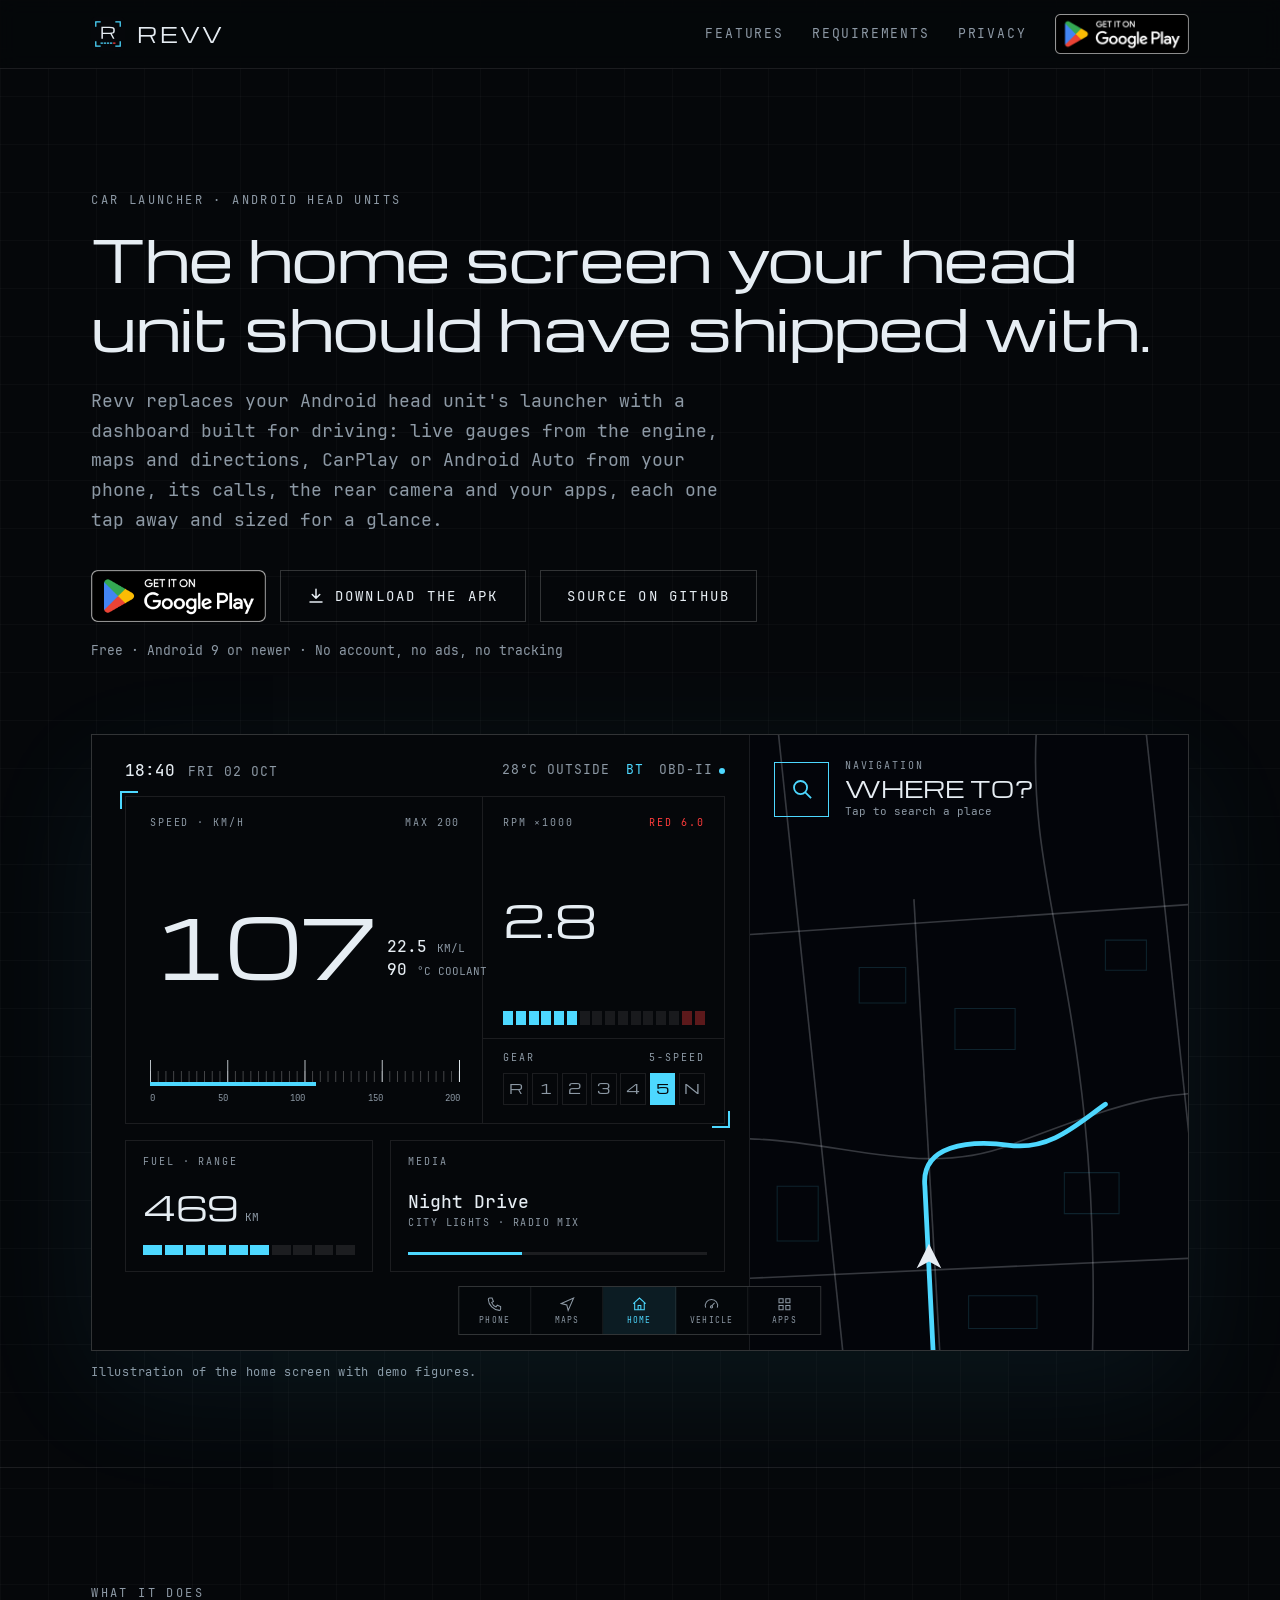
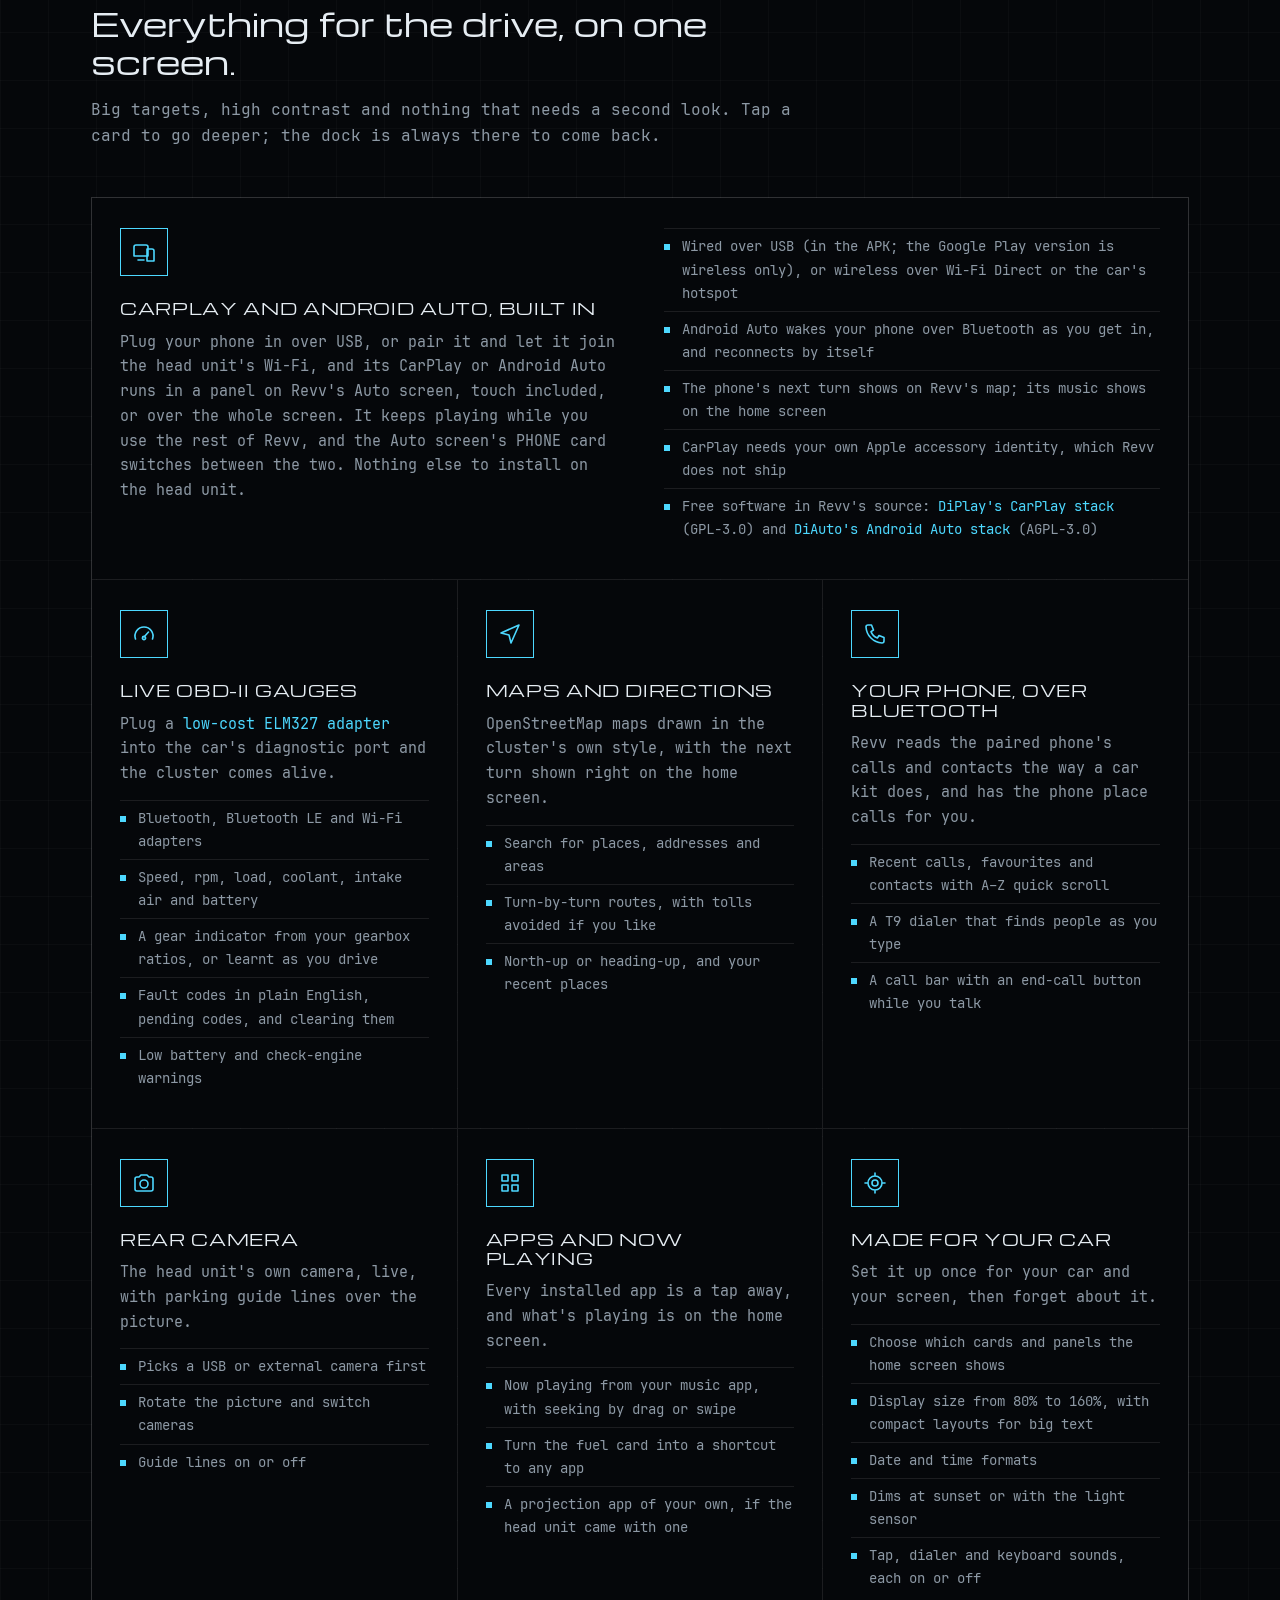
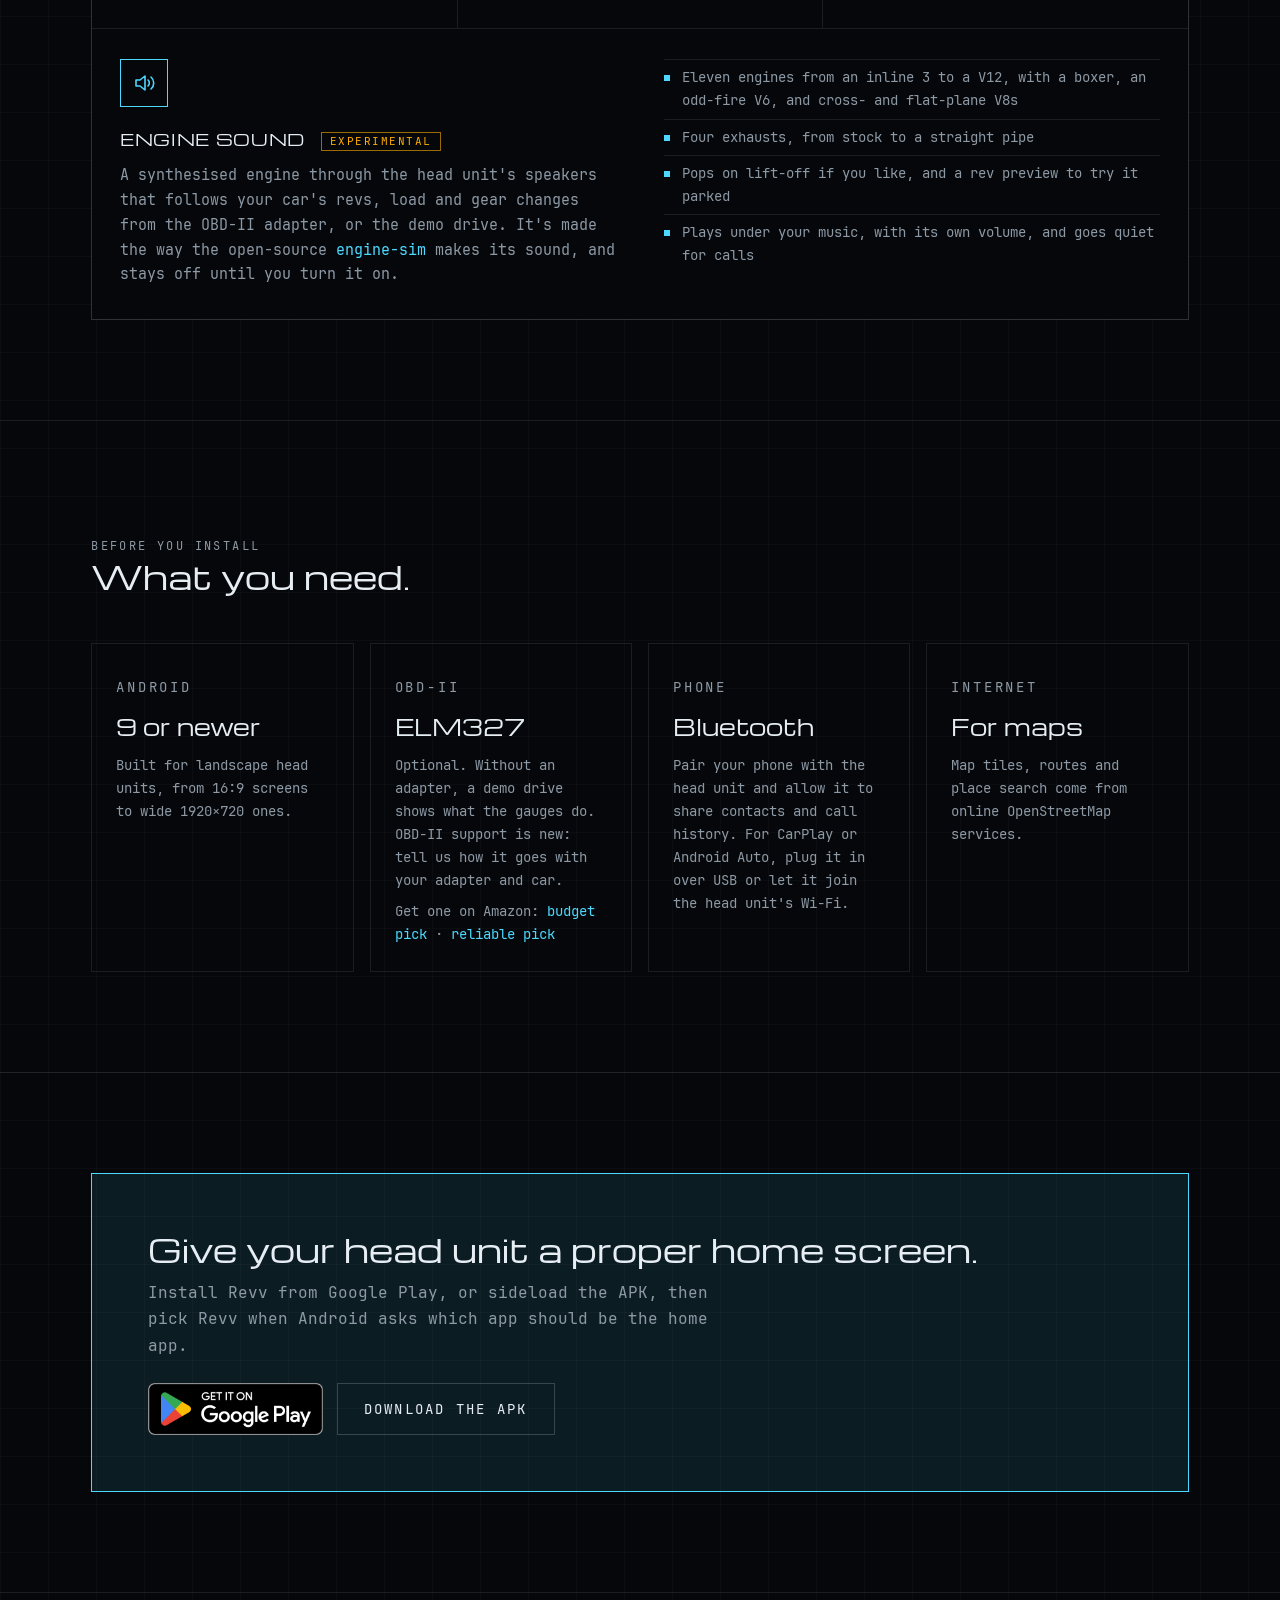
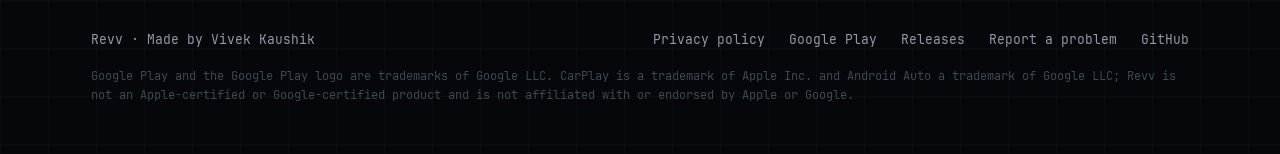
<file: site/index.html>
<!doctype html>
<html lang="en">
<head>
  <meta charset="utf-8">
  <meta name="viewport" content="width=device-width, initial-scale=1">
  <title>Revv · Car launcher for Android head units</title>
  <meta name="description" content="Revv turns an Android head unit into a driver's dashboard: CarPlay and Android Auto built in, live OBD-II gauges and fault codes, maps and directions, your phone's calls and contacts over Bluetooth, the rear camera and your apps.">
  <meta name="theme-color" content="#05070a">
  <meta property="og:title" content="Revv · Car launcher for Android head units">
  <meta property="og:description" content="CarPlay and Android Auto built in, live OBD-II gauges, maps, calls from your phone and your apps, on one home screen built for driving.">
  <meta property="og:type" content="website">
  <link rel="icon" href="assets/icon.svg" type="image/svg+xml">
  <link rel="stylesheet" href="assets/style.css">
</head>
<body>
  <header class="site-header">
    <div class="wrap">
      <a class="brand" href="./" aria-label="Revv home">
        <img src="assets/icon.svg" alt="">
        <span>REVV</span>
      </a>
      <nav class="site-nav" aria-label="Main">
        <a class="hide-small" href="#features">Features</a>
        <a class="hide-small" href="#requirements">Requirements</a>
        <a href="privacy.html">Privacy</a>
        <a class="store-badge small" href="https://play.google.com/store/apps/details?id=com.vivekkaushik.revv"><img src="assets/google-play-badge.png" width="564" height="168" alt="Get it on Google Play"></a>
      </nav>
    </div>
  </header>

  <main>
    <div class="hero">
      <div class="wrap">
        <p class="caption">Car launcher · Android head units</p>
        <h1>The home screen your head unit should have shipped with.</h1>
        <p class="lede">Revv replaces your Android head unit's launcher with a dashboard built for driving: live gauges from the engine, maps and directions, CarPlay or Android Auto from your phone, its calls, the rear camera and your apps, each one tap away and sized for a glance.</p>
        <div class="actions">
          <a class="store-badge" href="https://play.google.com/store/apps/details?id=com.vivekkaushik.revv"><img src="assets/google-play-badge.png" width="564" height="168" alt="Get it on Google Play"></a>
          <a class="button" href="https://github.com/iamvivekkaushik/Revv/releases/latest">
            <svg viewBox="0 0 24 24" fill="none" stroke="currentColor" stroke-width="2" stroke-linecap="round" stroke-linejoin="round" aria-hidden="true"><path d="M12 3v12M7 10l5 5 5-5M4 20h16"/></svg>
            Download the APK
          </a>
          <a class="button" href="https://github.com/iamvivekkaushik/Revv">Source on GitHub</a>
        </div>
        <p class="meta">Free · Android 9 or newer · No account, no ads, no tracking</p>

        <figure class="hmi" aria-label="Revv's home screen: speed, engine speed and gear, fuel range, now playing, and a map asking where to">
          <div class="hmi-grid">
            <div class="hmi-left">
              <div class="hmi-status">
                <div><b>18:40</b>FRI 02 OCT</div>
                <div>28°C OUTSIDE<span class="gap on">BT</span><span class="gap">OBD-II</span><span class="dot"></span></div>
              </div>
              <div class="hmi-cluster">
                <div class="hmi-speed">
                  <div class="hmi-row"><span>SPEED · KM/H</span><span>MAX 200</span></div>
                  <div class="hmi-readout">
                    <span class="big">107</span>
                    <div class="side">22.5 <span>KM/L</span><br>90 <span>°C COOLANT</span></div>
                  </div>
                  <div>
                    <div class="hmi-scale"></div>
                    <div class="hmi-scale-bar"></div>
                    <div class="hmi-scale-labels"><span>0</span><span>50</span><span>100</span><span>150</span><span>200</span></div>
                  </div>
                </div>
                <div class="hmi-side">
                  <div class="hmi-rpm">
                    <div class="hmi-row"><span>RPM ×1000</span><span class="red">RED 6.0</span></div>
                    <div class="big">2.8</div>
                    <div class="hmi-segments"><i class="lit"></i><i class="lit"></i><i class="lit"></i><i class="lit"></i><i class="lit"></i><i class="lit"></i><i></i><i></i><i></i><i></i><i></i><i></i><i></i><i></i><i class="redline"></i><i class="redline"></i></div>
                  </div>
                  <div class="hmi-gears">
                    <div class="hmi-row"><span>GEAR</span><span>5-SPEED</span></div>
                    <div class="strip"><span>R</span><span>1</span><span>2</span><span>3</span><span>4</span><span class="on">5</span><span>N</span></div>
                  </div>
                </div>
              </div>
              <div class="hmi-cards">
                <div class="hmi-card">
                  <div class="hmi-row"><span>FUEL · RANGE</span></div>
                  <div class="big">469<span>KM</span></div>
                  <div class="hmi-bars"><i class="lit"></i><i class="lit"></i><i class="lit"></i><i class="lit"></i><i class="lit"></i><i class="lit"></i><i></i><i></i><i></i><i></i></div>
                </div>
                <div class="hmi-card">
                  <div class="hmi-row"><span>MEDIA</span></div>
                  <div>
                    <div class="title">Night Drive</div>
                    <div class="sub">CITY LIGHTS · RADIO MIX</div>
                  </div>
                  <div class="hmi-progress"><i></i></div>
                </div>
              </div>
            </div>
            <div class="hmi-map">
              <svg viewBox="0 0 400 450" preserveAspectRatio="xMidYMid slice" aria-hidden="true">
                <g fill="none" stroke="rgba(230,237,243,0.22)" stroke-width="1.2">
                  <path d="M-20 300 C 80 280, 150 330, 230 300 S 360 250, 420 270"/>
                  <path d="M60 -10 L 110 470"/>
                  <path d="M250 -10 C 240 120, 300 200, 290 470"/>
                  <path d="M-20 150 L 420 120"/>
                  <path d="M-20 400 L 420 380"/>
                  <path d="M160 120 L 180 470"/>
                  <path d="M330 0 L 380 470"/>
                </g>
                <g fill="none" stroke="rgba(77,216,255,0.14)" stroke-width="0.8">
                  <path d="M120 170 h 34 v 26 h -34z M190 200 h 44 v 30 h -44z M270 320 h 40 v 30 h -40z M60 330 h 30 v 40 h -30z M300 150 h 30 v 22 h -30z M200 410 h 50 v 24 h -50z"/>
                </g>
                <path d="M175 470 L 168 330 C 165 300, 200 296, 230 300 S 280 284, 300 270" fill="none" stroke="#4dd8ff" stroke-width="3.5" stroke-linecap="round"/>
                <path d="M171 372 l -9 18 l 9 -5 l 9 5 z" fill="#e6edf3"/>
              </svg>
              <div class="hmi-where">
                <div class="box"><svg viewBox="0 0 24 24" fill="none" stroke="#4dd8ff" stroke-width="1.8"><path d="M10.5 17a6.5 6.5 0 1 1 0-13 6.5 6.5 0 0 1 0 13zM15.5 15.5 21 21"/></svg></div>
                <div>
                  <div class="caption">Navigation</div>
                  <div class="q">WHERE TO?</div>
                  <div class="hint">Tap to search a place</div>
                </div>
              </div>
            </div>
          </div>
          <div class="hmi-dock" aria-hidden="true">
            <span><svg viewBox="0 0 24 24" fill="none" stroke="currentColor" stroke-width="1.5"><path d="M5 3h3.5l2 5-2.5 1.6a11 11 0 0 0 6.4 6.4L16 13.5l5 2V19a2 2 0 0 1-2 2A17 17 0 0 1 3 5a2 2 0 0 1 2-2z"/></svg>PHONE</span>
            <span><svg viewBox="0 0 24 24" fill="none" stroke="currentColor" stroke-width="1.5"><path d="M3 11 21 3l-8 18-2-8z"/></svg>MAPS</span>
            <span class="on"><svg viewBox="0 0 24 24" fill="none" stroke="currentColor" stroke-width="1.5"><path d="M3 11l9-8 9 8M5 10v10h14V10M10 20v-6h4v6"/></svg>HOME</span>
            <span><svg viewBox="0 0 24 24" fill="none" stroke="currentColor" stroke-width="1.5"><path d="M3.5 17a9 9 0 1 1 17 0M12 15l4.5-5M13.6 16a1.6 1.6 0 1 1-3.2 0 1.6 1.6 0 0 1 3.2 0"/></svg>VEHICLE</span>
            <span><svg viewBox="0 0 24 24" fill="none" stroke="currentColor" stroke-width="1.5"><path d="M4 4h6v6H4zM14 4h6v6h-6zM4 14h6v6H4zM14 14h6v6h-6z"/></svg>APPS</span>
          </div>
        </figure>
        <p class="hmi-note">Illustration of the home screen with demo figures.</p>
      </div>
    </div>

    <section id="features">
      <div class="wrap">
        <div class="section-head">
          <p class="caption">What it does</p>
          <h2>Everything for the drive, on one screen.</h2>
          <p>Big targets, high contrast and nothing that needs a second look. Tap a card to go deeper; the dock is always there to come back.</p>
        </div>
        <div class="features">
          <article class="feature wide">
            <div>
              <div class="icon"><svg viewBox="0 0 24 24" aria-hidden="true"><path d="M2 7a2 2 0 0 1 2-2h10a2 2 0 0 1 2 2v9H2zM15 9h5a2 2 0 0 1 2 2v10h-7zM6 20h6"/></svg></div>
              <h3>CARPLAY AND ANDROID AUTO, BUILT IN</h3>
              <p>Plug your phone in over USB, or pair it and let it join the head unit's Wi-Fi, and its CarPlay or Android Auto runs in a panel on Revv's Auto screen, touch included, or over the whole screen. It keeps playing while you use the rest of Revv, and the Auto screen's PHONE card switches between the two. Nothing else to install on the head unit.</p>
            </div>
            <ul>
              <li>Wired over USB (in the APK; the Google Play version is wireless only), or wireless over Wi-Fi Direct or the car's hotspot</li>
              <li>Android Auto wakes your phone over Bluetooth as you get in, and reconnects by itself</li>
              <li>The phone's next turn shows on Revv's map; its music shows on the home screen</li>
              <li>CarPlay needs your own Apple accessory identity, which Revv does not ship</li>
              <li>Free software in Revv's source: <a href="https://github.com/iamvivekkaushik/Revv/tree/master/carplay" target="_blank" rel="noopener">DiPlay's CarPlay stack</a> (GPL-3.0) and <a href="https://github.com/iamvivekkaushik/Revv/tree/master/androidauto" target="_blank" rel="noopener">DiAuto's Android Auto stack</a> (AGPL-3.0)</li>
            </ul>
          </article>
          <article class="feature">
            <div class="icon"><svg viewBox="0 0 24 24" aria-hidden="true"><path d="M3.5 17a9 9 0 1 1 17 0M12 15l4.5-5M13.6 16a1.6 1.6 0 1 1-3.2 0 1.6 1.6 0 0 1 3.2 0"/></svg></div>
            <h3>LIVE OBD-II GAUGES</h3>
            <p>Plug a <a href="https://link.amazon/B03dDizn2" target="_blank" rel="noopener">low-cost ELM327 adapter</a> into the car's diagnostic port and the cluster comes alive.</p>
            <ul>
              <li>Bluetooth, Bluetooth LE and Wi-Fi adapters</li>
              <li>Speed, rpm, load, coolant, intake air and battery</li>
              <li>A gear indicator from your gearbox ratios, or learnt as you drive</li>
              <li>Fault codes in plain English, pending codes, and clearing them</li>
              <li>Low battery and check-engine warnings</li>
            </ul>
          </article>
          <article class="feature">
            <div class="icon"><svg viewBox="0 0 24 24" aria-hidden="true"><path d="M3 11 21 3l-8 18-2-8z"/></svg></div>
            <h3>MAPS AND DIRECTIONS</h3>
            <p>OpenStreetMap maps drawn in the cluster's own style, with the next turn shown right on the home screen.</p>
            <ul>
              <li>Search for places, addresses and areas</li>
              <li>Turn-by-turn routes, with tolls avoided if you like</li>
              <li>North-up or heading-up, and your recent places</li>
            </ul>
          </article>
          <article class="feature">
            <div class="icon"><svg viewBox="0 0 24 24" aria-hidden="true"><path d="M5 3h3.5l2 5-2.5 1.6a11 11 0 0 0 6.4 6.4L16 13.5l5 2V19a2 2 0 0 1-2 2A17 17 0 0 1 3 5a2 2 0 0 1 2-2z"/></svg></div>
            <h3>YOUR PHONE, OVER BLUETOOTH</h3>
            <p>Revv reads the paired phone's calls and contacts the way a car kit does, and has the phone place calls for you.</p>
            <ul>
              <li>Recent calls, favourites and contacts with A–Z quick scroll</li>
              <li>A T9 dialer that finds people as you type</li>
              <li>A call bar with an end-call button while you talk</li>
            </ul>
          </article>
          <article class="feature">
            <div class="icon"><svg viewBox="0 0 24 24" aria-hidden="true"><path d="M3 8a2 2 0 0 1 2-2h2l2-2h6l2 2h2a2 2 0 0 1 2 2v10a2 2 0 0 1-2 2H5a2 2 0 0 1-2-2zM16 13a4 4 0 1 1-8 0 4 4 0 0 1 8 0"/></svg></div>
            <h3>REAR CAMERA</h3>
            <p>The head unit's own camera, live, with parking guide lines over the picture.</p>
            <ul>
              <li>Picks a USB or external camera first</li>
              <li>Rotate the picture and switch cameras</li>
              <li>Guide lines on or off</li>
            </ul>
          </article>
          <article class="feature">
            <div class="icon"><svg viewBox="0 0 24 24" aria-hidden="true"><path d="M4 4h6v6H4zM14 4h6v6h-6zM4 14h6v6H4zM14 14h6v6h-6z"/></svg></div>
            <h3>APPS AND NOW PLAYING</h3>
            <p>Every installed app is a tap away, and what's playing is on the home screen.</p>
            <ul>
              <li>Now playing from your music app, with seeking by drag or swipe</li>
              <li>Turn the fuel card into a shortcut to any app</li>
              <li>A projection app of your own, if the head unit came with one</li>
            </ul>
          </article>
          <article class="feature">
            <div class="icon"><svg viewBox="0 0 24 24" aria-hidden="true"><path d="M15 12a3 3 0 1 1-6 0 3 3 0 0 1 6 0M19 12a7 7 0 1 1-14 0 7 7 0 0 1 14 0M12 2v3M12 19v3M2 12h3M19 12h3"/></svg></div>
            <h3>MADE FOR YOUR CAR</h3>
            <p>Set it up once for your car and your screen, then forget about it.</p>
            <ul>
              <li>Choose which cards and panels the home screen shows</li>
              <li>Display size from 80% to 160%, with compact layouts for big text</li>
              <li>Date and time formats</li>
              <li>Dims at sunset or with the light sensor</li>
              <li>Tap, dialer and keyboard sounds, each on or off</li>
            </ul>
          </article>
          <article class="feature wide">
            <div>
              <div class="icon"><svg viewBox="0 0 24 24" aria-hidden="true"><path d="M4 9h4l5-4v14l-5-4H4zM16 9a4 4 0 0 1 0 6M19 6a8 8 0 0 1 0 12"/></svg></div>
              <h3>ENGINE SOUND <span class="tag">Experimental</span></h3>
              <p>A synthesised engine through the head unit's speakers that follows your car's revs, load and gear changes from the OBD-II adapter, or the demo drive. It's made the way the open-source <a href="https://github.com/ange-yaghi/engine-sim" target="_blank" rel="noopener">engine-sim</a> makes its sound, and stays off until you turn it on.</p>
            </div>
            <ul>
              <li>Eleven engines from an inline 3 to a V12, with a boxer, an odd-fire V6, and cross- and flat-plane V8s</li>
              <li>Four exhausts, from stock to a straight pipe</li>
              <li>Pops on lift-off if you like, and a rev preview to try it parked</li>
              <li>Plays under your music, with its own volume, and goes quiet for calls</li>
            </ul>
          </article>
        </div>
      </div>
    </section>

    <section id="requirements">
      <div class="wrap">
        <div class="section-head">
          <p class="caption">Before you install</p>
          <h2>What you need.</h2>
        </div>
        <div class="facts">
          <div class="fact">
            <p class="caption">Android</p>
            <div class="value">9 or newer</div>
            <p>Built for landscape head units, from 16:9 screens to wide 1920×720 ones.</p>
          </div>
          <div class="fact">
            <p class="caption">OBD-II</p>
            <div class="value">ELM327</div>
            <p>Optional. Without an adapter, a demo drive shows what the gauges do. OBD-II support is new: tell us how it goes with your adapter and car.</p>
            <p>Get one on Amazon: <a href="https://link.amazon/B03dDizn2" target="_blank" rel="noopener">budget pick</a> · <a href="https://link.amazon/B00wy39Qi" target="_blank" rel="noopener">reliable pick</a></p>
          </div>
          <div class="fact">
            <p class="caption">Phone</p>
            <div class="value">Bluetooth</div>
            <p>Pair your phone with the head unit and allow it to share contacts and call history. For CarPlay or Android Auto, plug it in over USB or let it join the head unit's Wi-Fi.</p>
          </div>
          <div class="fact">
            <p class="caption">Internet</p>
            <div class="value">For maps</div>
            <p>Map tiles, routes and place search come from online OpenStreetMap services.</p>
          </div>
        </div>
      </div>
    </section>

    <section class="cta">
      <div class="wrap">
        <div class="panel">
          <div>
            <h2>Give your head unit a proper home screen.</h2>
            <p>Install Revv from Google Play, or sideload the APK, then pick Revv when Android asks which app should be the home app.</p>
          </div>
          <div class="actions">
            <a class="store-badge" href="https://play.google.com/store/apps/details?id=com.vivekkaushik.revv"><img src="assets/google-play-badge.png" width="564" height="168" alt="Get it on Google Play"></a>
            <a class="button" href="https://github.com/iamvivekkaushik/Revv/releases/latest">Download the APK</a>
          </div>
        </div>
      </div>
    </section>
  </main>

  <footer class="site-footer">
    <div class="wrap">
      <span>Revv · Made by Vivek Kaushik</span>
      <nav aria-label="Footer">
        <a href="privacy.html">Privacy policy</a>
        <a href="https://play.google.com/store/apps/details?id=com.vivekkaushik.revv">Google Play</a>
        <a href="https://github.com/iamvivekkaushik/Revv/releases">Releases</a>
        <a href="https://github.com/iamvivekkaushik/Revv/issues">Report a problem</a>
        <a href="https://github.com/iamvivekkaushik/Revv">GitHub</a>
      </nav>
      <p class="legal">Google Play and the Google Play logo are trademarks of Google LLC. CarPlay is a trademark of Apple Inc. and Android Auto a trademark of Google LLC; Revv is not an Apple-certified or Google-certified product and is not affiliated with or endorsed by Apple or Google.</p>
    </div>
  </footer>
</body>
</html>
</file>
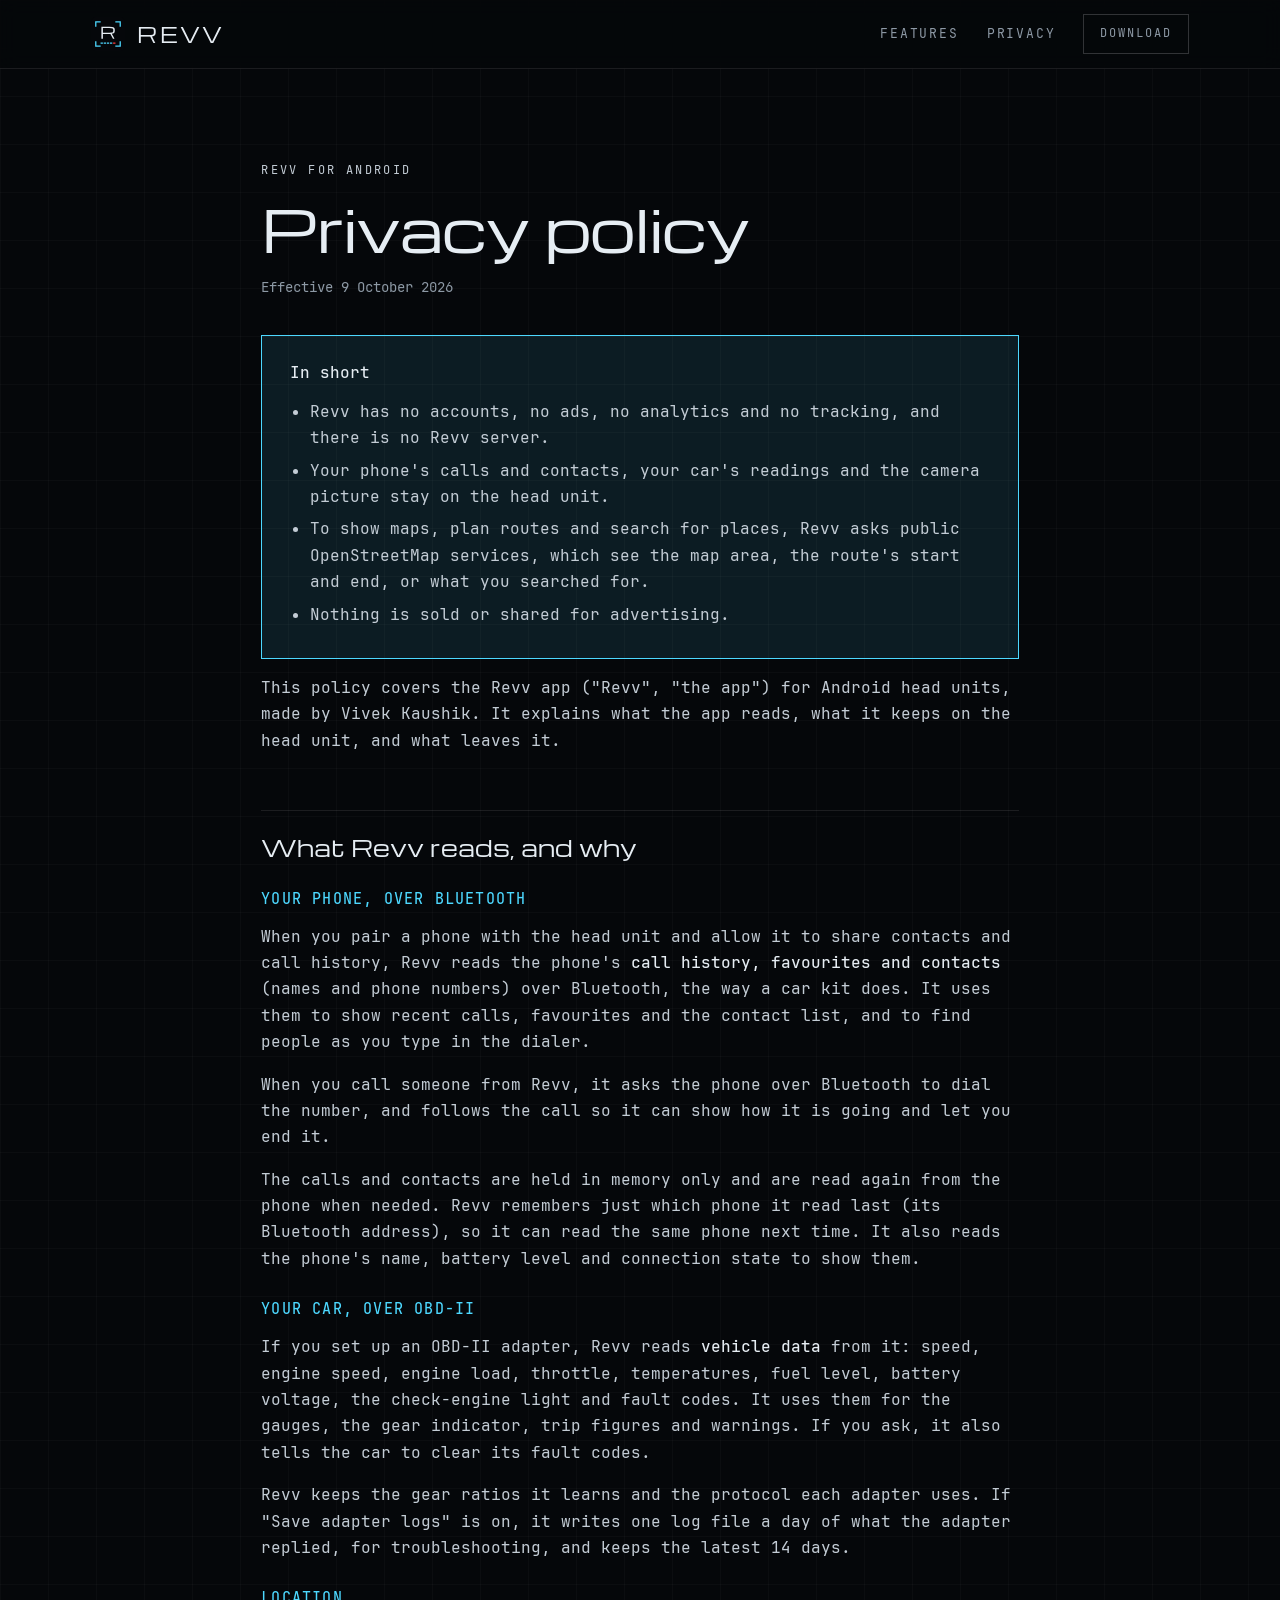
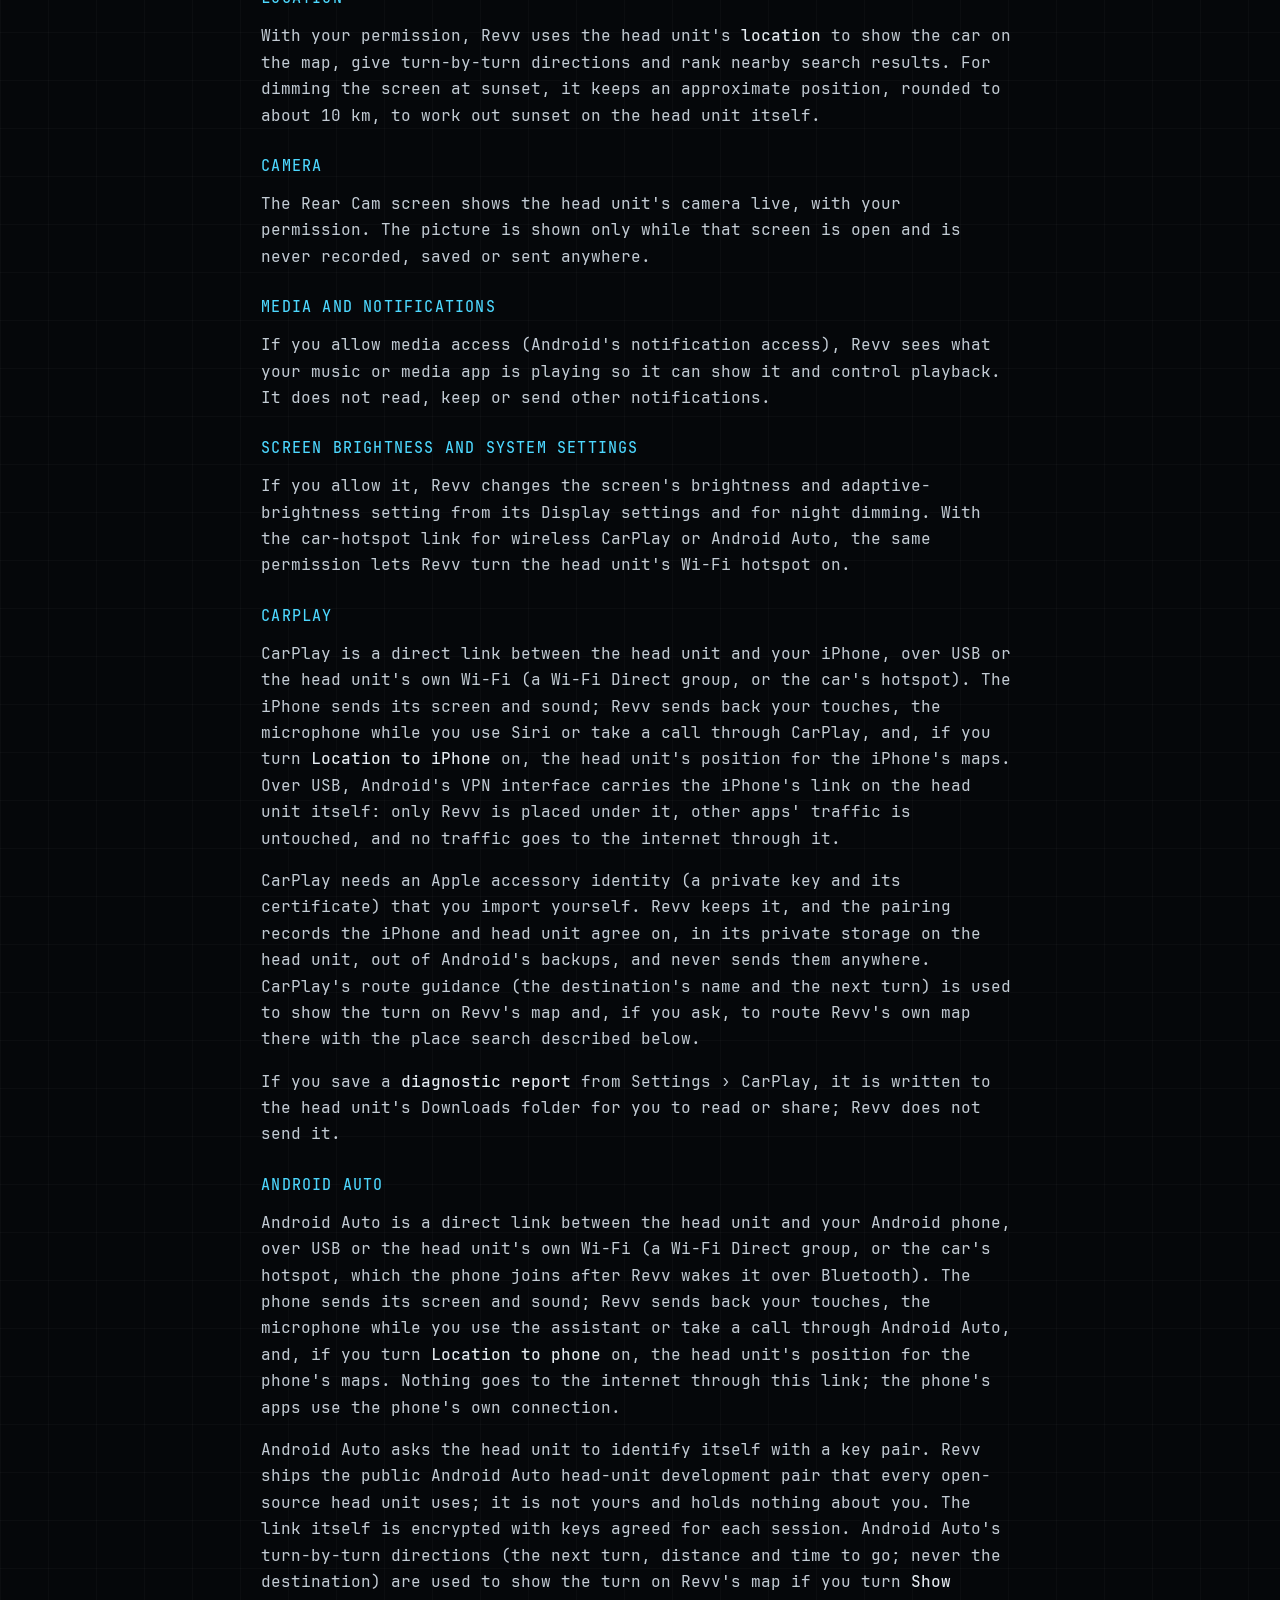
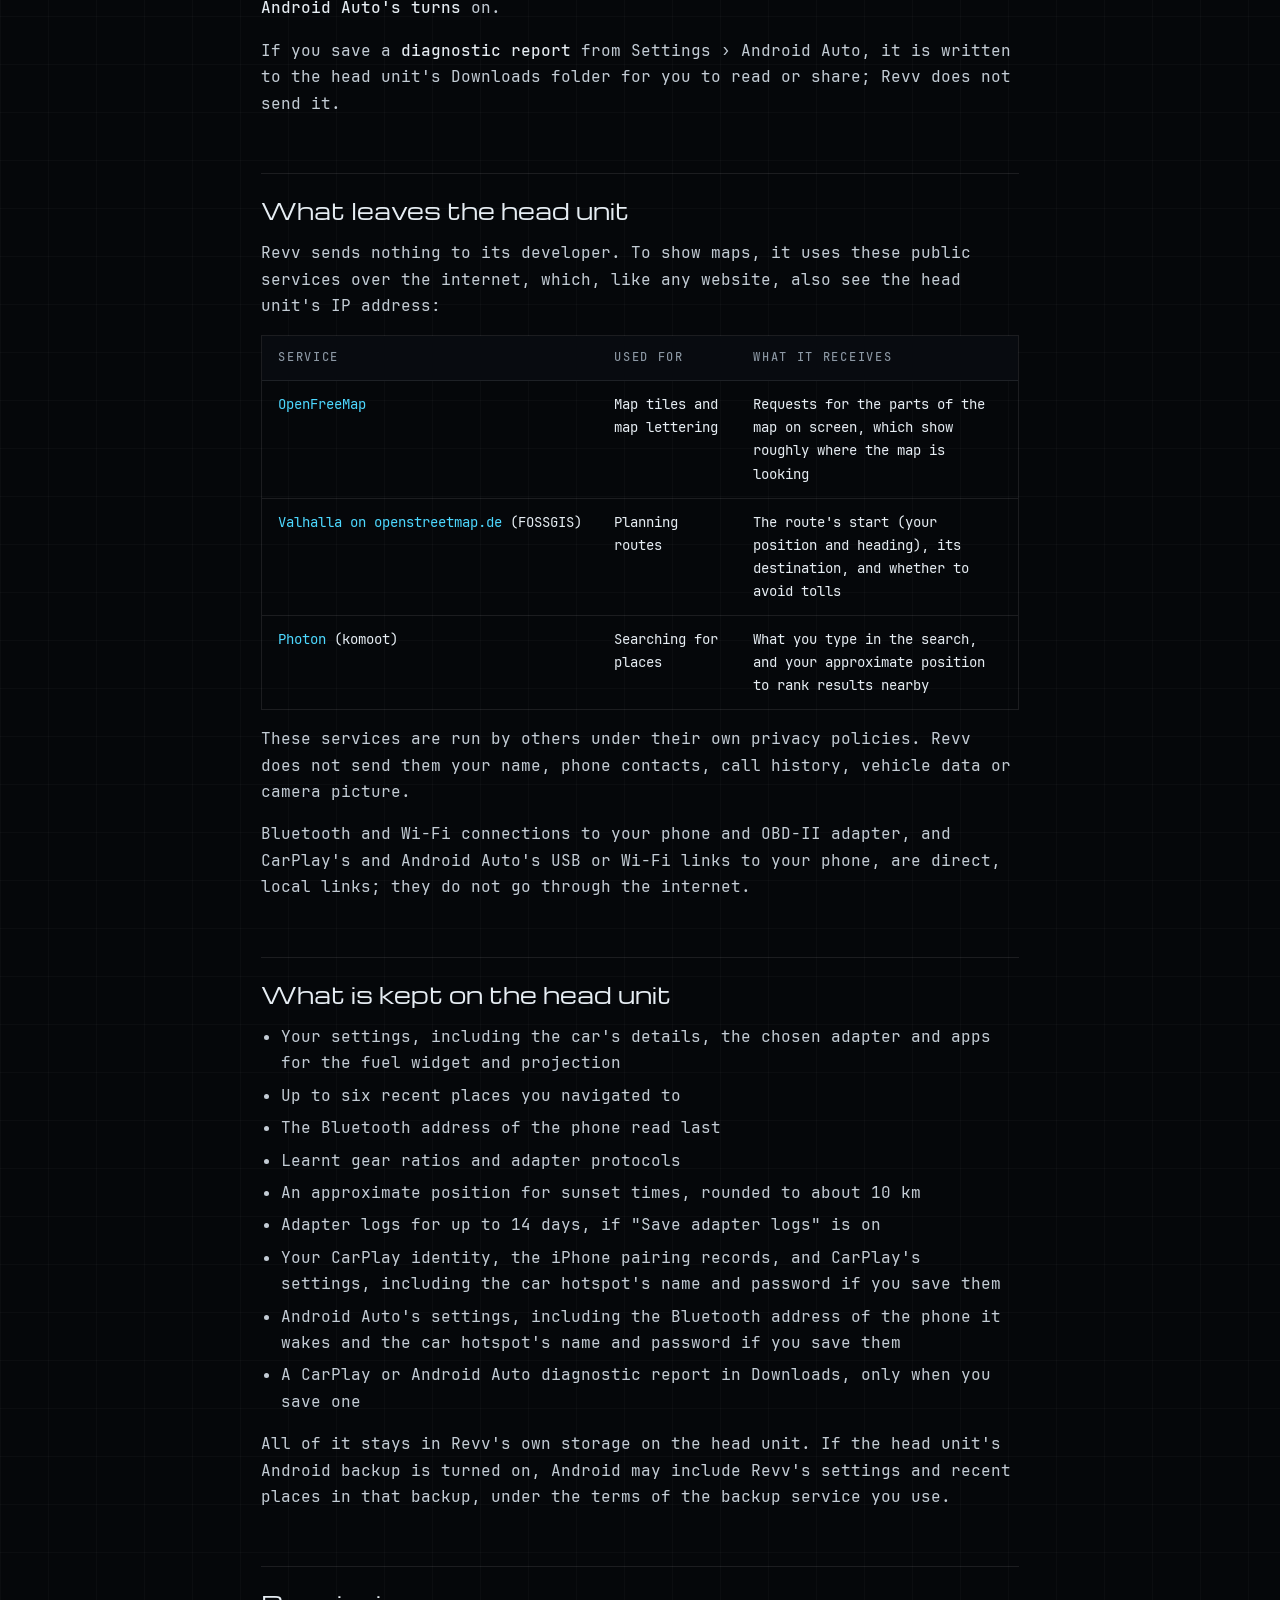
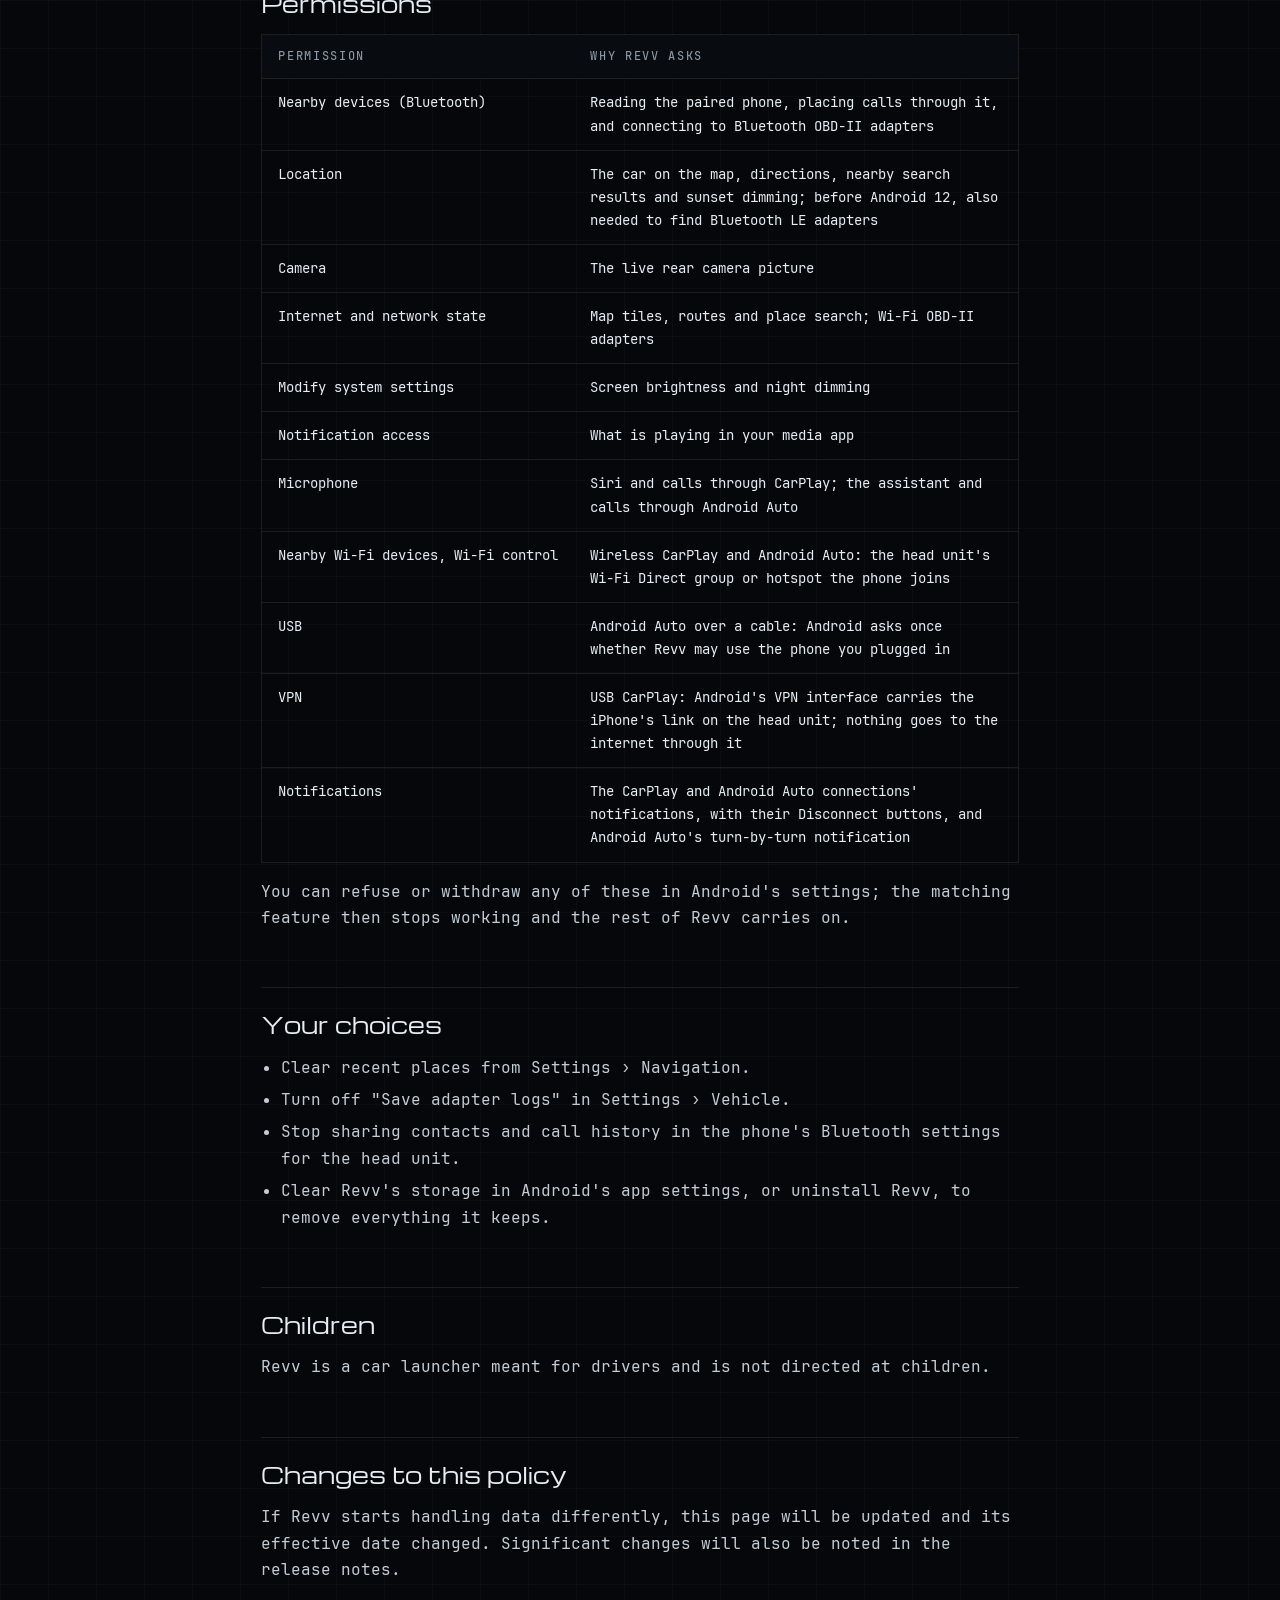
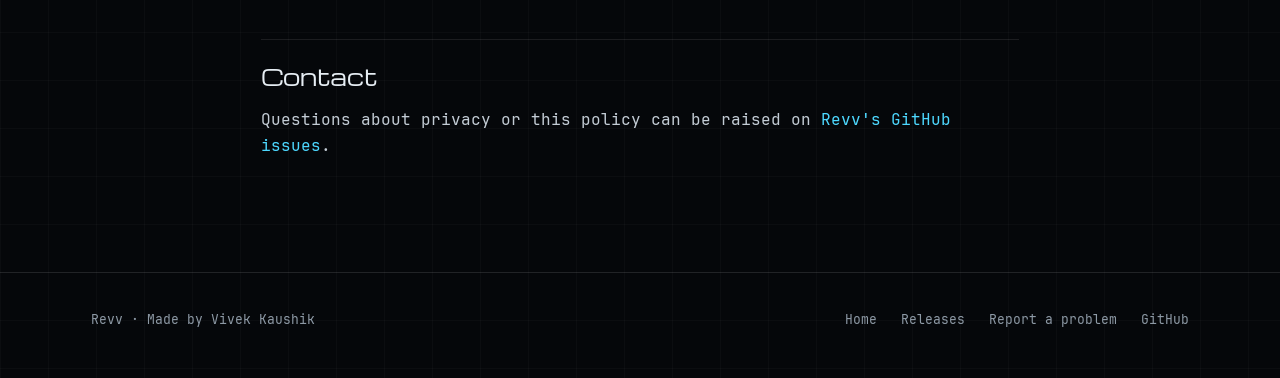
<file: site/privacy.html>
<!doctype html>
<html lang="en">
<head>
  <meta charset="utf-8">
  <meta name="viewport" content="width=device-width, initial-scale=1">
  <title>Privacy policy · Revv</title>
  <meta name="description" content="What Revv, the car launcher for Android head units, reads, keeps on the head unit, and sends to the online map services it uses.">
  <meta name="theme-color" content="#05070a">
  <link rel="icon" href="assets/icon.svg" type="image/svg+xml">
  <link rel="stylesheet" href="assets/style.css">
</head>
<body>
  <header class="site-header">
    <div class="wrap">
      <a class="brand" href="./" aria-label="Revv home">
        <img src="assets/icon.svg" alt="">
        <span>REVV</span>
      </a>
      <nav class="site-nav" aria-label="Main">
        <a class="hide-small" href="./#features">Features</a>
        <a href="privacy.html" aria-current="page">Privacy</a>
        <a class="button small" href="https://github.com/iamvivekkaushik/Revv/releases/latest">Download</a>
      </nav>
    </div>
  </header>

  <main class="policy">
    <div class="wrap">
      <p class="caption">Revv for Android</p>
      <h1>Privacy policy</h1>
      <p class="effective">Effective 9 October 2026</p>

      <div class="summary">
        <strong>In short</strong>
        <ul>
          <li>Revv has no accounts, no ads, no analytics and no tracking, and there is no Revv server.</li>
          <li>Your phone's calls and contacts, your car's readings and the camera picture stay on the head unit.</li>
          <li>To show maps, plan routes and search for places, Revv asks public OpenStreetMap services, which see the map area, the route's start and end, or what you searched for.</li>
          <li>Nothing is sold or shared for advertising.</li>
        </ul>
      </div>

      <p>This policy covers the Revv app ("Revv", "the app") for Android head units, made by Vivek Kaushik. It explains what the app reads, what it keeps on the head unit, and what leaves it.</p>

      <h2>What Revv reads, and why</h2>

      <h3>Your phone, over Bluetooth</h3>
      <p>When you pair a phone with the head unit and allow it to share contacts and call history, Revv reads the phone's <strong>call history, favourites and contacts</strong> (names and phone numbers) over Bluetooth, the way a car kit does. It uses them to show recent calls, favourites and the contact list, and to find people as you type in the dialer.</p>
      <p>When you call someone from Revv, it asks the phone over Bluetooth to dial the number, and follows the call so it can show how it is going and let you end it.</p>
      <p>The calls and contacts are held in memory only and are read again from the phone when needed. Revv remembers just which phone it read last (its Bluetooth address), so it can read the same phone next time. It also reads the phone's name, battery level and connection state to show them.</p>

      <h3>Your car, over OBD-II</h3>
      <p>If you set up an OBD-II adapter, Revv reads <strong>vehicle data</strong> from it: speed, engine speed, engine load, throttle, temperatures, fuel level, battery voltage, the check-engine light and fault codes. It uses them for the gauges, the gear indicator, trip figures and warnings. If you ask, it also tells the car to clear its fault codes.</p>
      <p>Revv keeps the gear ratios it learns and the protocol each adapter uses. If "Save adapter logs" is on, it writes one log file a day of what the adapter replied, for troubleshooting, and keeps the latest 14 days.</p>

      <h3>Location</h3>
      <p>With your permission, Revv uses the head unit's <strong>location</strong> to show the car on the map, give turn-by-turn directions and rank nearby search results. For dimming the screen at sunset, it keeps an approximate position, rounded to about 10 km, to work out sunset on the head unit itself.</p>

      <h3>Camera</h3>
      <p>The Rear Cam screen shows the head unit's camera live, with your permission. The picture is shown only while that screen is open and is never recorded, saved or sent anywhere.</p>

      <h3>Media and notifications</h3>
      <p>If you allow media access (Android's notification access), Revv sees what your music or media app is playing so it can show it and control playback. It does not read, keep or send other notifications.</p>

      <h3>Screen brightness and system settings</h3>
      <p>If you allow it, Revv changes the screen's brightness and adaptive-brightness setting from its Display settings and for night dimming. With the car-hotspot link for wireless CarPlay or Android Auto, the same permission lets Revv turn the head unit's Wi-Fi hotspot on.</p>

      <h3>CarPlay</h3>
      <p>CarPlay is a direct link between the head unit and your iPhone, over USB or the head unit's own Wi-Fi (a Wi-Fi Direct group, or the car's hotspot). The iPhone sends its screen and sound; Revv sends back your touches, the microphone while you use Siri or take a call through CarPlay, and, if you turn <strong>Location to iPhone</strong> on, the head unit's position for the iPhone's maps. Over USB, Android's VPN interface carries the iPhone's link on the head unit itself: only Revv is placed under it, other apps' traffic is untouched, and no traffic goes to the internet through it.</p>
      <p>CarPlay needs an Apple accessory identity (a private key and its certificate) that you import yourself. Revv keeps it, and the pairing records the iPhone and head unit agree on, in its private storage on the head unit, out of Android's backups, and never sends them anywhere. CarPlay's route guidance (the destination's name and the next turn) is used to show the turn on Revv's map and, if you ask, to route Revv's own map there with the place search described below.</p>
      <p>If you save a <strong>diagnostic report</strong> from Settings › CarPlay, it is written to the head unit's Downloads folder for you to read or share; Revv does not send it.</p>

      <h3>Android Auto</h3>
      <p>Android Auto is a direct link between the head unit and your Android phone, over USB or the head unit's own Wi-Fi (a Wi-Fi Direct group, or the car's hotspot, which the phone joins after Revv wakes it over Bluetooth). The phone sends its screen and sound; Revv sends back your touches, the microphone while you use the assistant or take a call through Android Auto, and, if you turn <strong>Location to phone</strong> on, the head unit's position for the phone's maps. Nothing goes to the internet through this link; the phone's apps use the phone's own connection.</p>
      <p>Android Auto asks the head unit to identify itself with a key pair. Revv ships the public Android Auto head-unit development pair that every open-source head unit uses; it is not yours and holds nothing about you. The link itself is encrypted with keys agreed for each session. Android Auto's turn-by-turn directions (the next turn, distance and time to go; never the destination) are used to show the turn on Revv's map if you turn <strong>Show Android Auto's turns</strong> on.</p>
      <p>If you save a <strong>diagnostic report</strong> from Settings › Android Auto, it is written to the head unit's Downloads folder for you to read or share; Revv does not send it.</p>

      <h2>What leaves the head unit</h2>
      <p>Revv sends nothing to its developer. To show maps, it uses these public services over the internet, which, like any website, also see the head unit's IP address:</p>
      <div class="table-scroll">
        <table>
          <thead>
            <tr><th>Service</th><th>Used for</th><th>What it receives</th></tr>
          </thead>
          <tbody>
            <tr><td data-label="Service"><a href="https://openfreemap.org">OpenFreeMap</a></td><td data-label="Used for">Map tiles and map lettering</td><td data-label="What it receives">Requests for the parts of the map on screen, which show roughly where the map is looking</td></tr>
            <tr><td data-label="Service"><a href="https://valhalla1.openstreetmap.de">Valhalla on openstreetmap.de</a> (FOSSGIS)</td><td data-label="Used for">Planning routes</td><td data-label="What it receives">The route's start (your position and heading), its destination, and whether to avoid tolls</td></tr>
            <tr><td data-label="Service"><a href="https://photon.komoot.io">Photon</a> (komoot)</td><td data-label="Used for">Searching for places</td><td data-label="What it receives">What you type in the search, and your approximate position to rank results nearby</td></tr>
          </tbody>
        </table>
      </div>
      <p>These services are run by others under their own privacy policies. Revv does not send them your name, phone contacts, call history, vehicle data or camera picture.</p>
      <p>Bluetooth and Wi-Fi connections to your phone and OBD-II adapter, and CarPlay's and Android Auto's USB or Wi-Fi links to your phone, are direct, local links; they do not go through the internet.</p>

      <h2>What is kept on the head unit</h2>
      <ul>
        <li>Your settings, including the car's details, the chosen adapter and apps for the fuel widget and projection</li>
        <li>Up to six recent places you navigated to</li>
        <li>The Bluetooth address of the phone read last</li>
        <li>Learnt gear ratios and adapter protocols</li>
        <li>An approximate position for sunset times, rounded to about 10 km</li>
        <li>Adapter logs for up to 14 days, if "Save adapter logs" is on</li>
        <li>Your CarPlay identity, the iPhone pairing records, and CarPlay's settings, including the car hotspot's name and password if you save them</li>
        <li>Android Auto's settings, including the Bluetooth address of the phone it wakes and the car hotspot's name and password if you save them</li>
        <li>A CarPlay or Android Auto diagnostic report in Downloads, only when you save one</li>
      </ul>
      <p>All of it stays in Revv's own storage on the head unit. If the head unit's Android backup is turned on, Android may include Revv's settings and recent places in that backup, under the terms of the backup service you use.</p>

      <h2>Permissions</h2>
      <div class="table-scroll">
        <table>
          <thead><tr><th>Permission</th><th>Why Revv asks</th></tr></thead>
          <tbody>
            <tr><td data-label="Permission">Nearby devices (Bluetooth)</td><td data-label="Why Revv asks">Reading the paired phone, placing calls through it, and connecting to Bluetooth OBD-II adapters</td></tr>
            <tr><td data-label="Permission">Location</td><td data-label="Why Revv asks">The car on the map, directions, nearby search results and sunset dimming; before Android 12, also needed to find Bluetooth LE adapters</td></tr>
            <tr><td data-label="Permission">Camera</td><td data-label="Why Revv asks">The live rear camera picture</td></tr>
            <tr><td data-label="Permission">Internet and network state</td><td data-label="Why Revv asks">Map tiles, routes and place search; Wi-Fi OBD-II adapters</td></tr>
            <tr><td data-label="Permission">Modify system settings</td><td data-label="Why Revv asks">Screen brightness and night dimming</td></tr>
            <tr><td data-label="Permission">Notification access</td><td data-label="Why Revv asks">What is playing in your media app</td></tr>
            <tr><td data-label="Permission">Microphone</td><td data-label="Why Revv asks">Siri and calls through CarPlay; the assistant and calls through Android Auto</td></tr>
            <tr><td data-label="Permission">Nearby Wi-Fi devices, Wi-Fi control</td><td data-label="Why Revv asks">Wireless CarPlay and Android Auto: the head unit's Wi-Fi Direct group or hotspot the phone joins</td></tr>
            <tr><td data-label="Permission">USB</td><td data-label="Why Revv asks">Android Auto over a cable: Android asks once whether Revv may use the phone you plugged in</td></tr>
            <tr><td data-label="Permission">VPN</td><td data-label="Why Revv asks">USB CarPlay: Android's VPN interface carries the iPhone's link on the head unit; nothing goes to the internet through it</td></tr>
            <tr><td data-label="Permission">Notifications</td><td data-label="Why Revv asks">The CarPlay and Android Auto connections' notifications, with their Disconnect buttons, and Android Auto's turn-by-turn notification</td></tr>
          </tbody>
        </table>
      </div>
      <p>You can refuse or withdraw any of these in Android's settings; the matching feature then stops working and the rest of Revv carries on.</p>

      <h2>Your choices</h2>
      <ul>
        <li>Clear recent places from Settings › Navigation.</li>
        <li>Turn off "Save adapter logs" in Settings › Vehicle.</li>
        <li>Stop sharing contacts and call history in the phone's Bluetooth settings for the head unit.</li>
        <li>Clear Revv's storage in Android's app settings, or uninstall Revv, to remove everything it keeps.</li>
      </ul>

      <h2>Children</h2>
      <p>Revv is a car launcher meant for drivers and is not directed at children.</p>

      <h2>Changes to this policy</h2>
      <p>If Revv starts handling data differently, this page will be updated and its effective date changed. Significant changes will also be noted in the release notes.</p>

      <h2>Contact</h2>
      <p>Questions about privacy or this policy can be raised on <a href="https://github.com/iamvivekkaushik/Revv/issues">Revv's GitHub issues</a>.</p>
    </div>
  </main>

  <footer class="site-footer">
    <div class="wrap">
      <span>Revv · Made by Vivek Kaushik</span>
      <nav aria-label="Footer">
        <a href="./">Home</a>
        <a href="https://github.com/iamvivekkaushik/Revv/releases">Releases</a>
        <a href="https://github.com/iamvivekkaushik/Revv/issues">Report a problem</a>
        <a href="https://github.com/iamvivekkaushik/Revv">GitHub</a>
      </nav>
    </div>
  </footer>
</body>
</html>
</file>
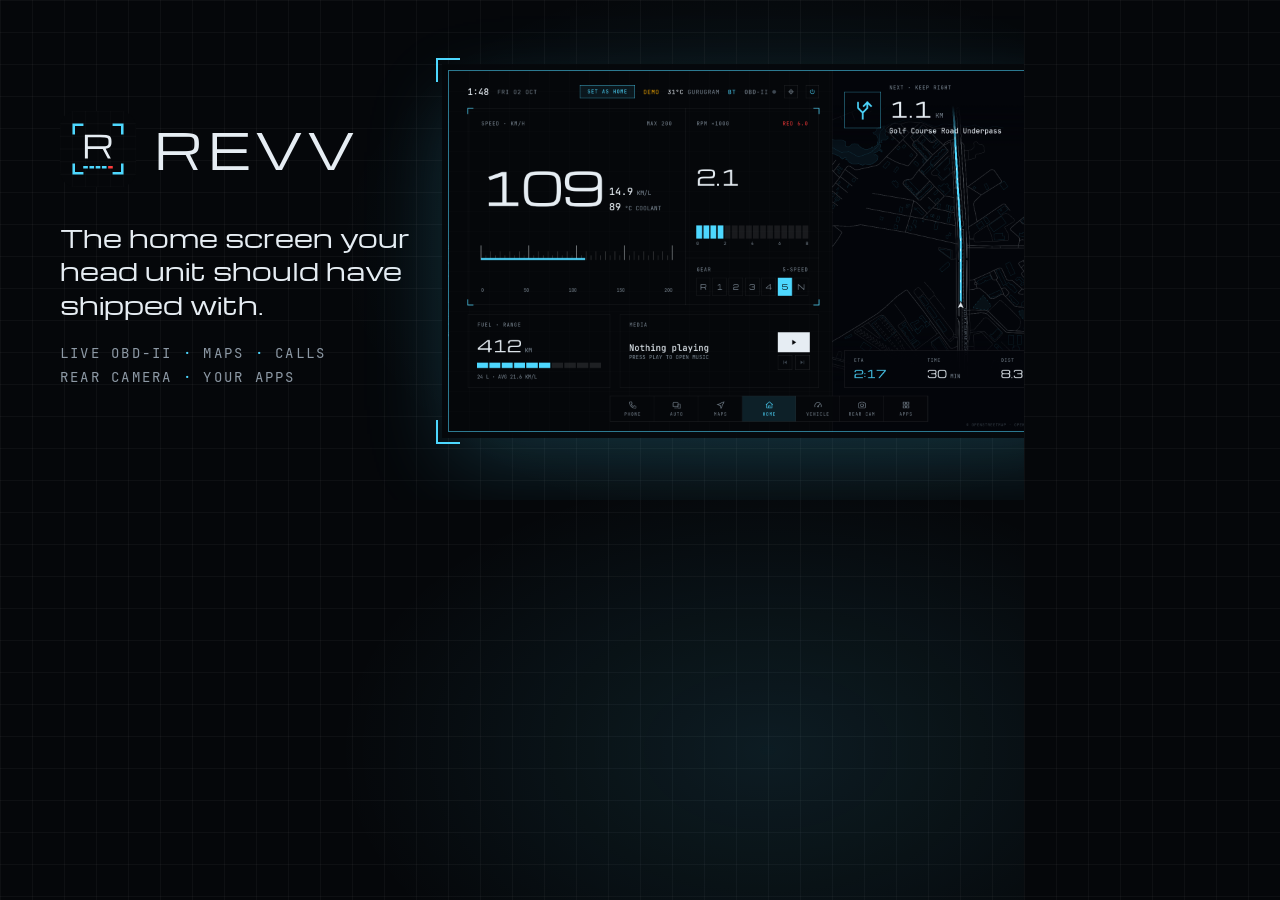
<file: fastlane/store-graphics/feature.html>
<!doctype html>
<!-- Play Store feature graphic, 1024×500. Rendered to ../metadata/android/en-US/images/featureGraphic.png by render.sh. -->
<html>
<head>
<meta charset="utf-8">
<style>
  @font-face { font-family: "Michroma"; src: url("../../site/assets/fonts/michroma_regular.ttf"); }
  @font-face { font-family: "JetBrains Mono"; src: url("../../site/assets/fonts/jetbrains_mono_regular.ttf"); }
  html, body { margin: 0; width: 1024px; height: 500px; overflow: hidden; }
  body {
    position: relative;
    background-color: #05070a;
    background-image:
      radial-gradient(ellipse 60% 80% at 75% 50%, rgba(77, 216, 255, 0.10), transparent 70%),
      linear-gradient(rgba(255, 255, 255, 0.035) 1px, transparent 1px),
      linear-gradient(90deg, rgba(255, 255, 255, 0.035) 1px, transparent 1px);
    background-size: auto, 32px 32px, 32px 32px;
    color: #e6edf3;
    font-family: "JetBrains Mono", monospace;
  }
  .text { position: absolute; left: 60px; top: 0; bottom: 0; width: 360px; display: flex; flex-direction: column; justify-content: center; }
  .brand { display: flex; align-items: center; gap: 18px; }
  .brand img { width: 76px; height: 76px; border-radius: 16px; }
  .brand span { font-family: "Michroma"; font-size: 48px; letter-spacing: 0.1em; }
  h1 { font-family: "Michroma"; font-weight: 400; font-size: 25px; line-height: 1.35; margin: 34px 0 0; }
  p { margin: 20px 0 0; font-size: 14px; letter-spacing: 0.16em; color: #8d99a5; text-transform: uppercase; line-height: 1.7; }
  p b { color: #4dd8ff; font-weight: 400; }
  .screen {
    position: absolute; left: 448px; top: 70px; width: 640px; height: 360px;
    border: 1px solid rgba(77, 216, 255, 0.55);
    box-shadow: 0 0 0 6px rgba(5, 7, 10, 0.9), 0 30px 80px rgba(77, 216, 255, 0.18);
    background: url("../metadata/android/en-US/images/phoneScreenshots/1_home.png") left top / cover;
  }
  .corner { position: absolute; width: 22px; height: 22px; border: 2px solid #4dd8ff; }
  .corner.tl { left: 436px; top: 58px; border-width: 2px 0 0 2px; }
  .corner.bl { left: 436px; top: 420px; border-width: 0 0 2px 2px; }
</style>
</head>
<body>
  <div class="text">
    <div class="brand"><img src="icon.svg" alt=""><span>REVV</span></div>
    <h1>The home screen your head unit should have shipped with.</h1>
    <p>Live OBD-II <b>·</b> Maps <b>·</b> Calls<br>Rear camera <b>·</b> Your apps</p>
  </div>
  <div class="screen"></div>
  <div class="corner tl"></div>
  <div class="corner bl"></div>
</body>
</html>
</file>
<file: site/assets/style.css>
/* Revv's site: the HMI's own palette and fonts (Hmi.kt), on the same blueprint grid. */

@font-face {
  font-family: "Michroma";
  src: url("fonts/michroma_regular.ttf") format("truetype");
  font-display: swap;
}
@font-face {
  font-family: "JetBrains Mono";
  src: url("fonts/jetbrains_mono_regular.ttf") format("truetype");
  font-weight: 400;
  font-display: swap;
}
@font-face {
  font-family: "JetBrains Mono";
  src: url("fonts/jetbrains_mono_medium.ttf") format("truetype");
  font-weight: 500 700;
  font-display: swap;
}

:root {
  color-scheme: dark;
  --bg: #05070a;
  --panel: #080b10;
  --map: #03050a;
  --text: #e6edf3;
  --muted: #8d99a5;
  --faint: #3e4852;
  --line: rgba(255, 255, 255, 0.09);
  --line-strong: rgba(255, 255, 255, 0.18);
  --cyan: #4dd8ff;
  --cyan-wash: rgba(77, 216, 255, 0.1);
  --red: #ff3b3b;
  --amber: #ffb000;
  --display: "Michroma", "Eurostile", system-ui, sans-serif;
  --mono: "JetBrains Mono", ui-monospace, "SFMono-Regular", Menlo, monospace;
  --gutter: clamp(16px, 4vw, 56px);
  --max: 1200px;
}

* { box-sizing: border-box; }

html { scroll-behavior: smooth; }

body {
  margin: 0;
  background-color: var(--bg);
  background-image:
    linear-gradient(rgba(255, 255, 255, 0.025) 1px, transparent 1px),
    linear-gradient(90deg, rgba(255, 255, 255, 0.025) 1px, transparent 1px);
  background-size: 48px 48px;
  color: var(--text);
  font-family: var(--mono);
  font-size: 16px;
  line-height: 1.65;
  -webkit-font-smoothing: antialiased;
  overflow-x: hidden;
}

a { color: var(--cyan); text-decoration: none; }
a:hover { text-decoration: underline; text-underline-offset: 3px; }
a:focus-visible, .button:focus-visible { outline: 2px solid var(--cyan); outline-offset: 3px; }

.wrap { max-width: var(--max); margin: 0 auto; padding: 0 var(--gutter); }

.caption {
  font-size: 12px;
  letter-spacing: 0.2em;
  text-transform: uppercase;
  color: var(--muted);
}

h1, h2, h3 { font-family: var(--display); font-weight: 400; line-height: 1.2; margin: 0; }
h1 { font-size: clamp(30px, 5.2vw, 58px); letter-spacing: -0.01em; }
h2 { font-size: clamp(22px, 3vw, 32px); }
h3 { font-size: 16px; letter-spacing: 0.04em; }

/* Header */

.site-header {
  position: sticky;
  top: 0;
  z-index: 10;
  background: rgba(5, 7, 10, 0.86);
  backdrop-filter: blur(10px);
  border-bottom: 1px solid var(--line);
}
.site-header .wrap { display: flex; align-items: center; justify-content: space-between; gap: 16px; height: 68px; }
.brand { display: flex; align-items: center; gap: 12px; color: var(--text); }
.brand:hover { text-decoration: none; }
.brand img { width: 34px; height: 34px; }
.brand span { font-family: var(--display); font-size: 20px; letter-spacing: 0.12em; }
.site-nav { display: flex; align-items: center; gap: clamp(12px, 2.4vw, 28px); font-size: 13px; letter-spacing: 0.14em; text-transform: uppercase; }
.site-nav a { color: var(--muted); }
.site-nav a:hover { color: var(--text); text-decoration: none; }
@media (max-width: 640px) { .site-nav .hide-small { display: none; } }
/* On a phone the hero's own badge is right below, so the header keeps just the links. */
@media (max-width: 420px) {
  .site-nav .store-badge { display: none; }
  .brand span { font-size: 17px; }
}

/* Buttons */

.button {
  display: inline-flex;
  align-items: center;
  justify-content: center;
  gap: 10px;
  min-height: 52px;
  padding: 0 26px;
  border: 1px solid var(--line-strong);
  color: var(--text);
  font-family: var(--mono);
  font-size: 14px;
  letter-spacing: 0.16em;
  text-transform: uppercase;
  white-space: nowrap;
}
.button:hover { text-decoration: none; border-color: var(--text); }
.button.solid { background: var(--cyan); border-color: var(--cyan); color: var(--bg); font-weight: 700; }
.button.solid:hover { background: #9ae9ff; border-color: #9ae9ff; }
.button.small { min-height: 40px; padding: 0 16px; font-size: 12px; }
.button svg { width: 18px; height: 18px; }

/*
 * Google's own "Get it on Google Play" badge, unaltered: at least 28 px high (40 in the header,
 * 52 beside the buttons, matching their height), with clear space of a quarter of its height,
 * which the gaps around it give.
 */
.store-badge { display: inline-flex; flex: none; }
.store-badge img { display: block; height: 52px; width: auto; }
.store-badge.small img { height: 40px; }

/* Hero */

.hero { padding: clamp(48px, 9vw, 110px) 0 clamp(40px, 6vw, 72px); }
.hero .lede { max-width: 640px; margin: 24px 0 0; color: var(--muted); font-size: clamp(16px, 1.6vw, 18px); }
.actions { display: flex; flex-wrap: wrap; align-items: center; gap: 14px; }
.hero .actions { margin-top: 36px; }
.hero .meta { margin-top: 18px; font-size: 13px; color: var(--muted); }

/* The HMI, drawn in HTML: a scaled-down home screen with demo figures. */

.hmi {
  container-type: inline-size;
  position: relative;
  margin: clamp(40px, 6vw, 72px) 0 0;
  aspect-ratio: 16 / 9;
  border: 1px solid var(--line-strong);
  background: var(--bg);
  box-shadow: 0 40px 120px rgba(77, 216, 255, 0.07);
  overflow: hidden;
}
.hmi * { line-height: 1.1; }
.hmi-grid { display: grid; grid-template-columns: 60fr 40fr; height: 100%; }
/* The bottom padding keeps the cards clear of the dock, as on the head unit. */
.hmi-left { display: flex; flex-direction: column; gap: 1.5cqi; padding: 2.4cqi 2.2cqi 7.2cqi 3cqi; min-width: 0; }
.hmi-status { display: flex; justify-content: space-between; align-items: center; font-size: 1.15cqi; color: var(--muted); letter-spacing: 0.08em; }
.hmi-status b { color: var(--text); font-weight: 500; font-size: 1.5cqi; margin-right: 1.2cqi; letter-spacing: 0; }
.hmi-status .on { color: var(--cyan); }
.hmi-status .dot { display: inline-block; width: 0.6cqi; height: 0.6cqi; border-radius: 50%; background: var(--cyan); margin-left: 0.5cqi; vertical-align: middle; }
.hmi-status .gap { margin-left: 1.4cqi; }

.hmi-cluster { position: relative; flex: 1; display: grid; grid-template-columns: minmax(0, 1fr) 22cqi; border: 1px solid var(--line); min-height: 0; }
.hmi-cluster::before, .hmi-cluster::after { content: ""; position: absolute; width: 1.4cqi; height: 1.4cqi; border-color: var(--cyan); border-style: solid; }
.hmi-cluster::before { top: -0.5cqi; left: -0.5cqi; border-width: 2px 0 0 2px; }
.hmi-cluster::after { bottom: -0.5cqi; right: -0.5cqi; border-width: 0 2px 2px 0; }
.hmi-speed { min-width: 0; display: flex; flex-direction: column; justify-content: space-between; padding: 1.8cqi 2cqi 1.8cqi 2.2cqi; border-right: 1px solid var(--line); }
.hmi-row { display: flex; justify-content: space-between; font-size: 0.95cqi; letter-spacing: 0.18em; color: var(--muted); }
.hmi-row .red { color: var(--red); }
.hmi-readout { display: flex; align-items: flex-end; gap: 1.1cqi; min-width: 0; }
.hmi-readout .big { font-family: var(--display); font-size: 7.4cqi; letter-spacing: -0.03em; }
.hmi-readout .side { padding-bottom: 0.6cqi; font-size: 1.45cqi; font-weight: 500; line-height: 1.5; white-space: nowrap; }
.hmi-readout .side span { font-size: 1cqi; color: var(--muted); font-weight: 400; }
/* Ticks every 5 km/h with a taller one every 50, over the bar filled to the speed. */
.hmi-scale {
  height: 2cqi;
  background:
    linear-gradient(90deg, rgba(230, 237, 243, 0.8) 1px, transparent 1px) 0 0 / 25% 100% repeat-x,
    linear-gradient(90deg, rgba(255, 255, 255, 0.25) 1px, transparent 1px) 0 100% / 2.5% 50% repeat-x;
  border-right: 1px solid rgba(230, 237, 243, 0.8);
}
.hmi-scale-bar { height: 0.35cqi; width: 53.5%; background: var(--cyan); }
.hmi-scale-labels { display: flex; justify-content: space-between; margin-top: 0.6cqi; font-size: 0.85cqi; color: var(--muted); }
.hmi-side { display: grid; grid-template-rows: 1fr auto; }
.hmi-rpm { padding: 1.8cqi 1.8cqi 1.2cqi; border-bottom: 1px solid var(--line); display: flex; flex-direction: column; justify-content: space-between; }
.hmi-rpm .big { font-family: var(--display); font-size: 4cqi; }
.hmi-segments { display: grid; grid-template-columns: repeat(16, 1fr); gap: 0.25cqi; height: 1.3cqi; }
.hmi-segments i { background: rgba(255, 255, 255, 0.08); }
.hmi-segments i.lit { background: var(--cyan); }
.hmi-segments i.redline { background: rgba(255, 59, 59, 0.35); }
.hmi-gears { padding: 1.2cqi 1.8cqi 1.6cqi; }
.hmi-gears .strip { display: grid; grid-template-columns: repeat(7, 1fr); gap: 0.35cqi; margin-top: 0.9cqi; }
.hmi-gears .strip span { display: grid; place-items: center; height: 2.9cqi; border: 1px solid var(--line); font-family: var(--display); font-size: 1.3cqi; color: var(--muted); }
.hmi-gears .strip span.on { background: var(--cyan); border-color: var(--cyan); color: var(--bg); }

.hmi-cards { display: grid; grid-template-columns: 1fr 1.35fr; gap: 1.5cqi; height: 12cqi; }
.hmi-card { border: 1px solid var(--line); padding: 1.4cqi 1.6cqi; display: flex; flex-direction: column; justify-content: space-between; min-width: 0; }
.hmi-card .big { font-family: var(--display); font-size: 3cqi; }
.hmi-card .big span { font-family: var(--mono); font-size: 1cqi; color: var(--muted); margin-left: 0.5cqi; }
.hmi-bars { display: grid; grid-template-columns: repeat(10, 1fr); gap: 0.25cqi; height: 0.9cqi; }
.hmi-bars i { background: rgba(255, 255, 255, 0.09); }
.hmi-bars i.lit { background: var(--cyan); }
.hmi-card .title { font-size: 1.6cqi; font-weight: 500; white-space: nowrap; overflow: hidden; text-overflow: ellipsis; }
.hmi-card .sub { font-size: 0.95cqi; letter-spacing: 0.14em; color: var(--muted); margin-top: 0.5cqi; }
.hmi-progress { height: 0.25cqi; background: var(--line); }
.hmi-progress i { display: block; height: 100%; width: 38%; background: var(--cyan); }

.hmi-map { position: relative; background: var(--map); border-left: 1px solid var(--line); overflow: hidden; }
.hmi-map svg { position: absolute; inset: 0; width: 100%; height: 100%; }
.hmi-where { position: absolute; top: 2.4cqi; left: 2.2cqi; right: 2.2cqi; display: flex; gap: 1.4cqi; align-items: center; }
.hmi-where .box { width: 5cqi; height: 5cqi; border: 1px solid var(--cyan); display: grid; place-items: center; flex: none; }
.hmi-where .box svg { position: static; width: 2.2cqi; height: 2.2cqi; }
.hmi-where .q { font-family: var(--display); font-size: 2cqi; margin-top: 0.4cqi; }
.hmi-where .caption { font-size: 0.9cqi; }
.hmi-where .hint { font-size: 1cqi; color: var(--muted); margin-top: 0.4cqi; }

.hmi-dock { position: absolute; left: 50%; bottom: 1.4cqi; transform: translateX(-50%); display: flex; border: 1px solid var(--line-strong); background: rgba(5, 7, 10, 0.92); }
.hmi-dock span { display: flex; flex-direction: column; align-items: center; gap: 0.4cqi; width: 6.6cqi; padding: 0.8cqi 0; font-size: 0.75cqi; letter-spacing: 0.14em; color: var(--muted); border-right: 1px solid var(--line); }
.hmi-dock span:last-child { border-right: 0; }
.hmi-dock span.on { color: var(--cyan); background: rgba(77, 216, 255, 0.1); }
.hmi-dock svg { width: 1.5cqi; height: 1.5cqi; }

.hmi-note { margin-top: 12px; font-size: 12px; color: var(--muted); letter-spacing: 0.06em; }

/* Sections */

section { padding: clamp(56px, 8vw, 100px) 0; border-top: 1px solid var(--line); }
.section-head { max-width: 700px; margin-bottom: clamp(32px, 4vw, 48px); }
.section-head p { color: var(--muted); margin: 16px 0 0; }

.features { display: grid; grid-template-columns: repeat(auto-fill, minmax(min(100%, 330px), 1fr)); gap: 1px; background: var(--line); border: 1px solid var(--line); }
.feature { background: var(--bg); padding: 30px 28px 32px; }
.feature .icon { width: 48px; height: 48px; border: 1px solid var(--cyan); display: grid; place-items: center; margin-bottom: 22px; }
.feature .icon svg { width: 24px; height: 24px; stroke: var(--cyan); fill: none; stroke-width: 1.6; stroke-linecap: round; stroke-linejoin: round; }
.feature p { color: var(--muted); margin: 12px 0 0; font-size: 15px; }
.feature ul { margin: 14px 0 0; padding: 0; list-style: none; font-size: 14px; color: var(--muted); }
.feature li { padding: 6px 0 6px 18px; position: relative; border-top: 1px solid var(--line); }
.feature li::before { content: ""; position: absolute; left: 0; top: 15px; width: 6px; height: 6px; background: var(--cyan); }
/* A card across the whole grid, its list beside the text, so an odd card never leaves a hole. */
.feature.wide { grid-column: 1 / -1; }
@media (min-width: 900px) {
  .feature.wide { display: grid; grid-template-columns: minmax(0, 1fr) minmax(0, 1fr); gap: 48px; align-items: start; }
  .feature.wide ul { margin-top: 0; }
}
.tag { display: inline-block; margin-left: 10px; padding: 2px 8px; border: 1px solid rgba(255, 176, 0, 0.6); color: var(--amber); font-family: var(--mono); font-size: 11px; letter-spacing: 0.14em; text-transform: uppercase; vertical-align: middle; }

.facts { display: grid; grid-template-columns: repeat(auto-fit, minmax(min(100%, 240px), 1fr)); gap: 16px; }
.fact { border: 1px solid var(--line); padding: 24px; }
.fact .value { font-family: var(--display); font-size: 22px; margin-top: 10px; }
.fact p { margin: 8px 0 0; color: var(--muted); font-size: 14px; }

.cta { text-align: left; }
.cta .panel { border: 1px solid var(--cyan); background: var(--cyan-wash); padding: clamp(28px, 5vw, 56px); display: flex; flex-wrap: wrap; align-items: center; justify-content: space-between; gap: 24px; }
.cta p { margin: 12px 0 0; color: var(--muted); max-width: 560px; }

/* Footer */

.site-footer { border-top: 1px solid var(--line); padding: 36px 0 48px; font-size: 13px; color: var(--muted); }
.site-footer .wrap { display: flex; flex-wrap: wrap; justify-content: space-between; gap: 16px 32px; }
.site-footer nav { display: flex; flex-wrap: wrap; gap: 12px 24px; }
.site-footer a { color: var(--muted); }
.site-footer a:hover { color: var(--text); }
.site-footer .legal { flex-basis: 100%; margin: 0; font-size: 12px; color: var(--faint); }

/* Privacy policy */

.policy { padding: clamp(40px, 7vw, 80px) 0 clamp(56px, 8vw, 96px); }
.policy .wrap { max-width: 860px; }
.policy .effective { margin-top: 14px; color: var(--muted); font-size: 14px; }
.policy .summary { margin: 36px 0 8px; border: 1px solid var(--cyan); background: var(--cyan-wash); padding: 24px 28px; }
.policy .summary ul { margin: 12px 0 0; padding-left: 20px; }
.policy .summary li { margin: 6px 0; }
.policy h2 { font-size: clamp(18px, 2.2vw, 22px); margin: 56px 0 16px; padding-top: 24px; border-top: 1px solid var(--line); }
.policy h3 { margin: 28px 0 8px; color: var(--cyan); font-family: var(--mono); font-weight: 500; font-size: 15px; letter-spacing: 0.08em; text-transform: uppercase; }
.policy p, .policy li { color: #c3ccd5; }
.policy ul { padding-left: 20px; }
.policy li { margin: 6px 0; }
.policy strong { color: var(--text); font-weight: 500; }

.table-scroll { overflow-x: auto; margin: 16px 0; border: 1px solid var(--line); }
table { width: 100%; border-collapse: collapse; font-size: 14px; min-width: 560px; }
th, td { text-align: left; vertical-align: top; padding: 12px 16px; border-bottom: 1px solid var(--line); }
th { font-weight: 500; font-size: 12px; letter-spacing: 0.14em; text-transform: uppercase; color: var(--muted); background: var(--panel); }
tr:last-child td { border-bottom: 0; }
td:first-child { color: var(--text); white-space: nowrap; }

/* On a phone each table row becomes a small card, its column names as labels. */
@media (max-width: 640px) {
  table { min-width: 0; }
  thead { display: none; }
  table, tbody, tr, td { display: block; }
  tr { padding: 14px 16px; border-bottom: 1px solid var(--line); }
  tr:last-child { border-bottom: 0; }
  td { padding: 4px 0; border: 0; }
  td:first-child { white-space: normal; font-weight: 500; padding-bottom: 6px; }
  td + td::before { content: attr(data-label); display: block; font-size: 11px; letter-spacing: 0.14em; text-transform: uppercase; color: var(--muted); }
}

@media (prefers-reduced-motion: reduce) { html { scroll-behavior: auto; } }
</file>
